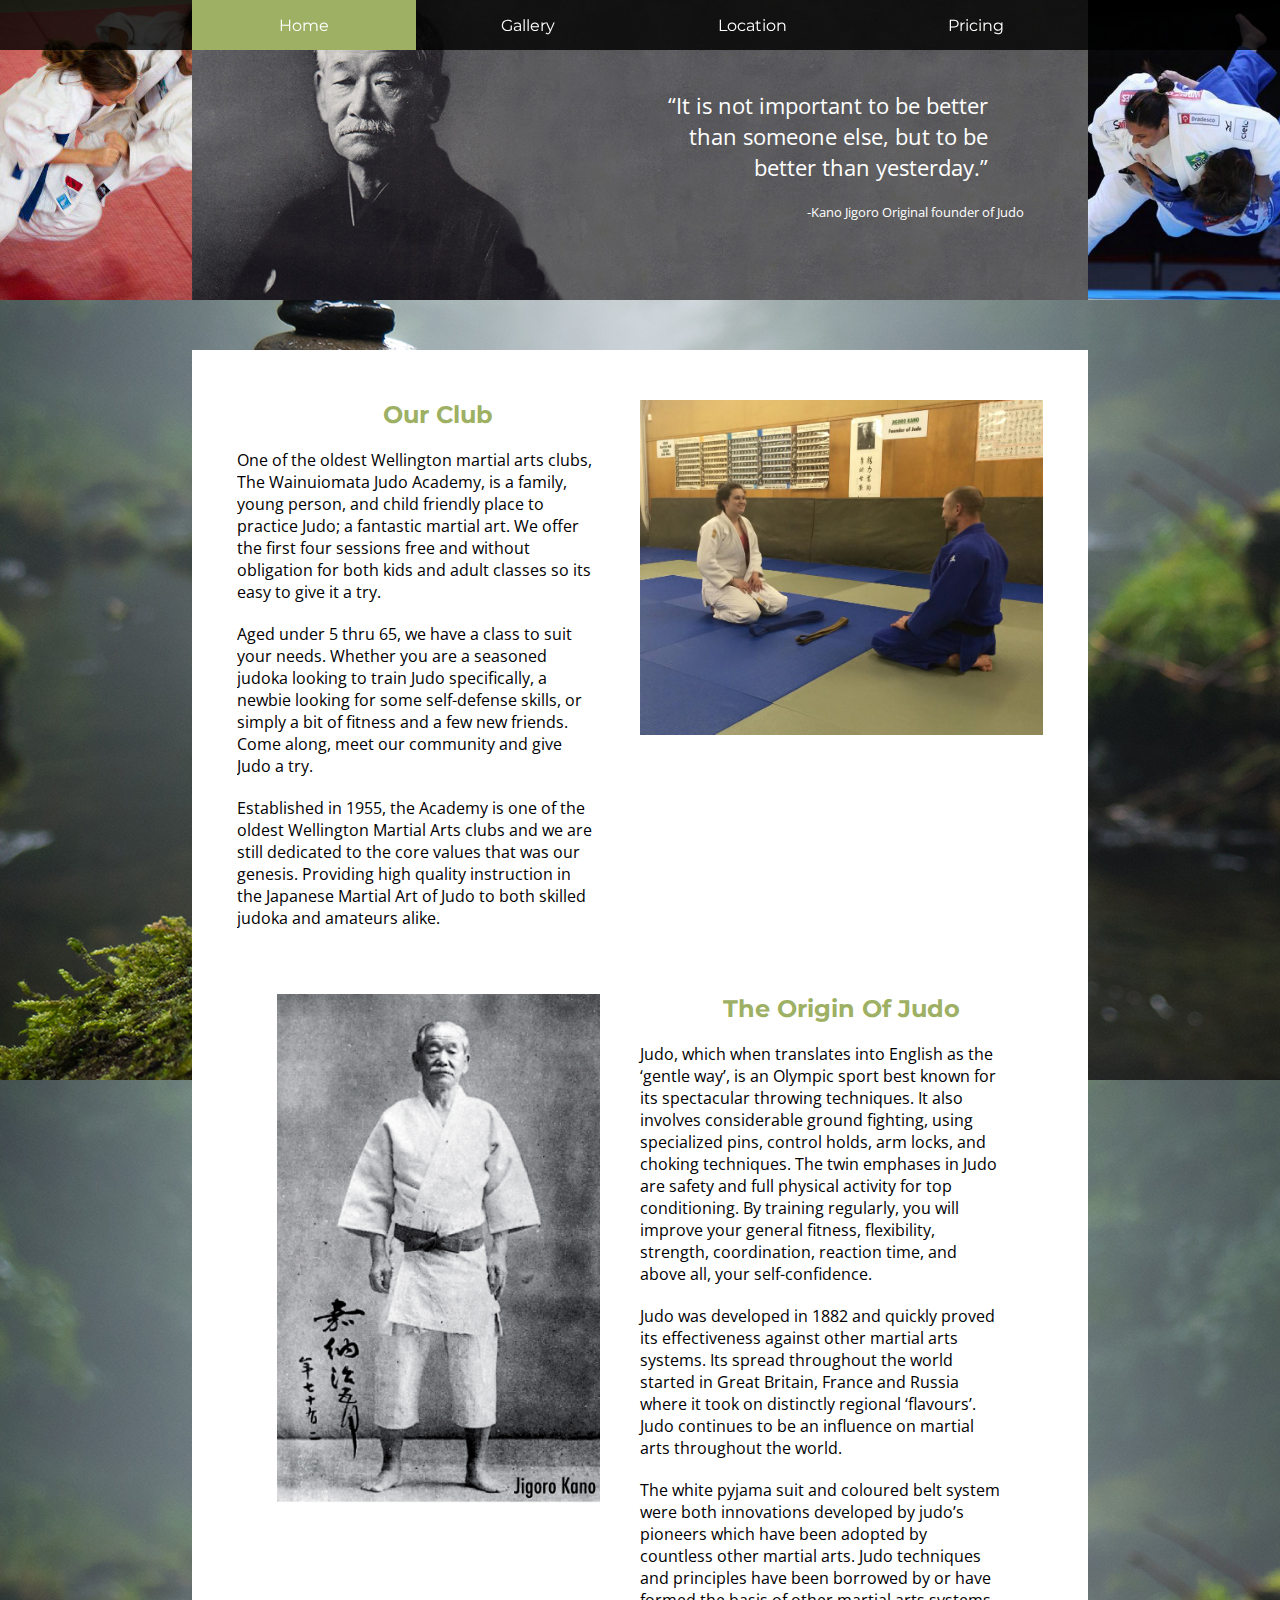
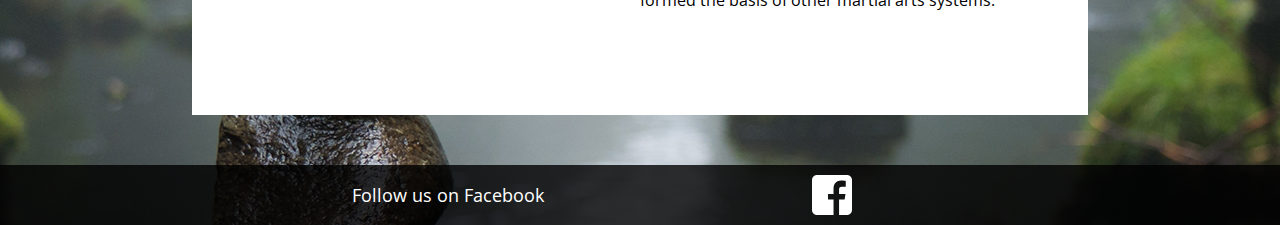
<file: index.html>
<!DOCTYPE html>
<html>
	<head>
		<meta name="viewport" content="width=device-width, initial-scale=1.0"/>
		<meta charset="utf-8">
		<meta name="description" content="Wainuiomata Judo Club">
		<meta name="keywords" content="Judo Kano Jigoro Wainuiomata Judo Club">
		<title></title>
		<link rel="stylesheet" type="text/css" href="css/style.css">
	</head>
	<body>
		<header>
			<nav>
				<ul class="navitem">
					<li class="navitem activated"><a href="index.html" class="navitem">Home</a></li>
					<li class="navitem"><a href="gallery.html" class="navitem">Gallery</a></li>
					<li class="navitem"><a href="location.html" class="navitem">Location</a></li>
					<li class="navitem"><a href="pricing.html" class="navitem">Pricing</a></li>
				</ul>
				<ul id="mobile">
					
					<li class="mobitem activated"><a href="index.html"><img class="ico" src="images/home.svg" alt="Home"></a></li>
					
					
					<li class="mobitem"><a href="gallery.html"><img class="ico" src="images/gallery.svg" alt="Gallery"></a></li>
					
					
					<li class="mobitem "><a href="location.html"><img class="ico" src="images/map.svg" alt="Pricing & Location"></a></li>
					
				</ul>
			</nav>
			
		</header>

		<div id="wrap">
			<div id="leftside"></div>
			<div id="bgimage">
				<div id="overlap">
				<p>“It is not important to be better than someone else, but to be better than yesterday.”</p>
				<small>-Kano Jigoro Original founder of Judo</small>
				</div>
			</div>
			<div id="rightside"></div>
		</div>
		</div>

		<main>
			<article>
			<div class="ipad-home">
				<h1 class="home-head">Our Club</h1>
					<p>One of the oldest Wellington martial arts clubs, The Wainuiomata Judo Academy, is a family, young person, and child friendly place to practice Judo; a fantastic martial art. We offer the first four sessions free and without obligation for both kids and adult classes so its easy to give it a try.</p>
					<p>Aged under 5 thru 65, we have a class to suit your needs. Whether you are a seasoned judoka looking to train Judo specifically, a newbie looking for some self-defense skills, or simply a bit of fitness and a few new friends. Come along, meet our community and give Judo a try.</p>
					<p>
					Established in 1955, the Academy is one of the oldest Wellington Martial Arts clubs and we are still dedicated to the core values that was our genesis. Providing high quality instruction in the Japanese Martial Art of Judo to both skilled judoka and amateurs alike.</p>
				</div>
				<div class="ipad-home">
					<img src="images/wainuijudo.jpg" id="wainuijudo" alt="Wainuiomata Judo Club belt being awarded">
				</div>
			</article>	
			<article class="reverse">
			<div class="ipad-home">
				<h1 class="home-head">The Origin Of Judo</h1>
					<p>
						Judo, which when translates into English as the ‘gentle way’, is an Olympic sport best known for its spectacular throwing techniques. It also involves considerable ground fighting, using specialized pins, control holds, arm locks, and choking techniques. The twin emphases in Judo are safety and full physical activity for top conditioning. By training regularly, you will improve your general fitness, flexibility, strength, coordination, reaction time, and above all, your self-confidence.</p>
					<p>
						Judo was developed in 1882 and quickly proved its effectiveness against other martial arts systems. Its spread throughout the world started in Great Britain, France and Russia where it took on distinctly regional ‘flavours’. Judo continues to be an influence on martial arts throughout the world.</p> 
					<p>	
						The white pyjama suit and coloured belt system were both innovations developed by 	judo’s pioneers which have been adopted by countless other martial arts. Judo techniques and principles have been borrowed by or have formed the basis of other martial arts systems.</p>
			</div>
			<div class="ipad-home">
				<img src="images/jigorokano.jpg" id="jigorokano" alt="Jigoro Kano founder of Judo">
			</div>
			</article>

		</main>
		<footer>
			<div class="ipad-foot">
				<a href="https://www.facebook.com/WOAJudo/"><p class="navitem">Follow us on Facebook</p></a>
			</div>
			<div class="ipad-foot">
				<a href="https://www.facebook.com/WOAJudo/"><img src="images/facebook.svg" id="facebook" alt="Facebook Logo"></a>
			</div>
		</footer>

		<script src="js/jquery-3.1.1.js"></script>

		<script src="js/jquery.validate.js"></script>
		<script>
		$("form").validate();
		</script>
	</body>
</html>
</file>
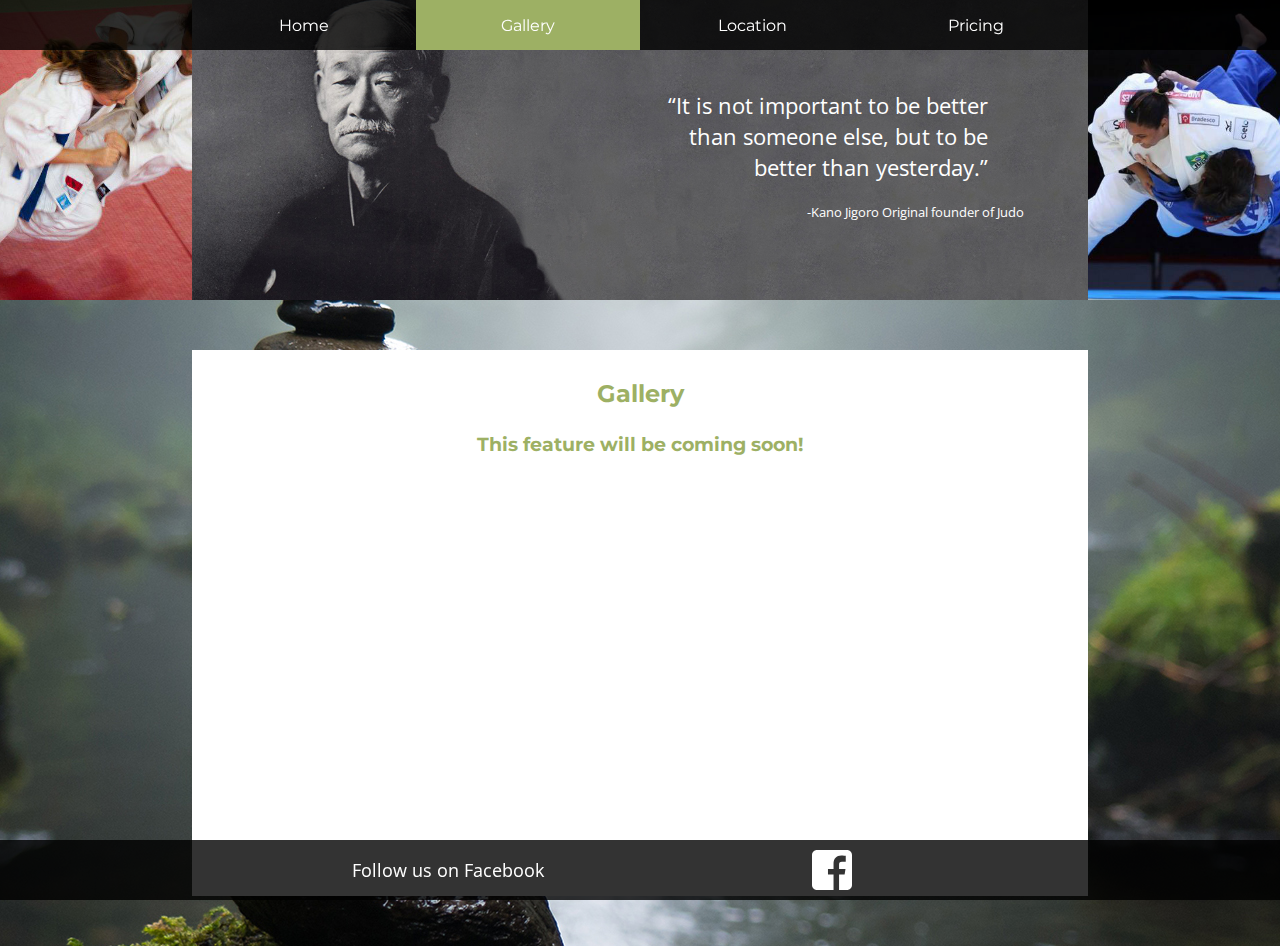
<file: gallery.html>
<!DOCTYPE html>
<html>
	<head>
		<meta name="viewport" content="width=device-width, initial-scale=1.0"/>
		<meta charset="utf-8">
		<meta name="description" content="Wainuiomata Judo Club">
		<meta name="keywords" content="Judo Kano Jigoro Wainuiomata Judo Club">
		<title></title>
		<link rel="stylesheet" type="text/css" href="css/style.css">

	</head>
	<body>
		<header>
			<nav>
				<ul class="navitem">
					<li class="navitem"><a href="index.html" class="navitem">Home</a></li>
					<li class="navitem activated"><a href="gallery.html" class="navitem">Gallery</a></li>
					<li class="navitem"><a href="location.html" class="navitem">Location</a></li>
					<li class="navitem"><a href="pricing.html" class="navitem">Pricing</a></li>
				</ul>
				<ul id="mobile">
					
					<li class="mobitem "><a href="index.html"><img class="ico" src="images/home.svg" alt="Home"></a></li>
					
					
					<li class="mobitem activated"><a href="gallery.html"><img class="ico" src="images/gallery.svg" alt="Gallery"></a></li>
					
					
					<li class="mobitem "><a href="location.html"><img class="ico" src="images/map.svg" alt="Pricing & Location"></a></li>
					
				</ul>
			</nav>
			
		</header>

		<div id="wrap">
			<div id="leftside"></div>
			<div id="bgimage">
				<div id="overlap">
				<p>“It is not important to be better than someone else, but to be better than yesterday.”</p>
				<small>-Kano Jigoro Original founder of Judo</small>
				</div>
			</div>
			<div id="rightside"></div>
		</div>
		</div>

		<main>
			<div>
				<h1>Gallery</h1>
				<h2>This feature will be coming soon!</h2>
			</div>
			<div class="image-container">
				

			</div>


				
		</main>
		<footer class="fixed-foot">
			<div class="ipad-foot">
				<a href="https://www.facebook.com/WOAJudo/"><p class="navitem">Follow us on Facebook</p></a>
			</div>
			<div class="ipad-foot">
				<a href="https://www.facebook.com/WOAJudo/"><img src="images/facebook.svg" id="facebook" alt="Facebook Logo"></a>
			</div>
		</footer>
	</body>
</html>
</file>
<file: css/style.css>
@import url('https://fonts.googleapis.com/css?family=Open+Sans');
@import url('https://fonts.googleapis.com/css?family=Montserrat');

* {
	margin: 0;
	padding: 0;
	text-decoration: none;
	list-style: none;
}
h1 {
	font-family: 'Montserrat', sans-serif;
	font-size: 1.5em;
	padding: 1em;
	text-align: center;
	color: #9db064;
}
p, small{
	font-family: 'Open Sans', sans-serif;
}
p {
	width: 80%;
	margin: 0 auto;
}
body {
	background-color: #ffffff;
}
.navitem {
	display: none;
}
ul {
	display: flex;
	justify-content: space-between;
}
#mobile{
	width: 100%;
}
nav ul li a {
	width: 100%;
	height: 50px;
	align-items: center;
}
nav {
	width: 100%;
	height: 50px;
	background-color: rgba(0, 0, 0, 0.8);
	display: flex;
	position: fixed;
	top: 0px;
	z-index: 5;
}
#icocontain {
	display: flex;
}
article div p {
	margin-bottom: 20px;
}
.ico {
	/*flex-basis: 40px;*/
	flex-grow: 0.2;
	flex-basis: 0.8;
	flex-shrink: 0.5;
}
#kano {
	width: 100%;
}
#bgimage {
	position: relative;
}
#overlap {
	min-width: 263px;
	width: 40%;
	text-align: right;
	color: white;
	font-size: 100%;
	position: absolute;
	top: 50%;
	right: 10vw;
}
#bgimage {
	height: 300px;
	width: auto;
	background-image: url("../images/kanojigoro.jpg");
	background-position: left;
	background-repeat: no-repeat;
	background-size: cover;
	background-position: contain;
	position: relative;
}
/*___________________________________Contact________________________________________*/
label{
	font-size: 1.2em;
	font-family: 'Montserrat', 'sans-serif';
	font-weight: 0;
	color: white;
	display: block;

}
.contact-label {
	margin-top: 10px;
	margin-bottom: 10px;
	display: inline-block;
	padding-left: 5px;
	padding-right: 5px;
}
#contact-type {
	border-radius: 3px;
}
textarea {
	width: 80%;
	border-radius: 5px;
	opacity: 0.8;
	height: 200px;
}
#judo-contact {

	width: 100%;
	height: 385px;
	margin: 0 auto;
	background-color: rgba(0, 0, 0, 0.8);
	background-image: url('../images/contactoverlay.jpg');
	background-position: 50% 50%;
}
#judo-form {
	margin: 0 auto;
	text-align: center;
}
#contact-submit {
	color: white;
	font-size: 1em;
	padding: 10px 20px;
	border: 1px solid white;
	background: none;
	margin: 16px;
	vertical-align: middle;
	border-radius: 3px;
}
#cont-type2{
	margin-top: 20px;
}
/*____________________________________Footer________________________________________*/
footer{
	height: 60px;
	background-color: rgba(0, 0, 0, 0.8);
	margin-top: 50px;
	display: flex;
	justify-content: center;
	align-items: center;
}
#pricing{
	width: 80%;
	margin: auto;
	margin-top: 30px;
	margin-bottom: 20px;
}
#pricing p {
	margin-bottom: 10px;
}
a{
	display: flex;
	justify-content: center;	
}
.mobitem {
	display: flex;
	justify-content: center;
}
.activated {
	background-color: #9db064;
}
.ico {
	width: 33%;
	min-height: 50px;
	max-height: 50px;
	height: 100%;
}
#judomap {
	width: 100%;
	height: 300px;
}
#facebook {
	width: 40px;
	height: 40px;
}
#wainuijudo, #jigorokano {
	width: 80%;
	height: auto;
	margin: 0 auto;
	display: block;
}
.showmob {
	display: block;
	width: 100%; 
	height: 300px;
}
/*____________________Pricing panel*/
#top-p {
	margin-top: 30px;
}
.price-para {
	margin-bottom: 20px;
	width: 60%
	margin: 0 auto;
	text-align: center;
}
.pricing-div {
	display: block;
}
/*_______________________________Gallery________________*/


/*Photoswipe To be used in Gallery in Future*/
h2 {
	font-family: 'Montserrat', sans-serif;
	color: #9db064;
	text-align: center;
	font-size: 1.2em;
}
.image-container {
	width: 100%;
	height: 400px;
}
.mob-none {
	display: none;
}
/*450 px media query*/
/*______________________Ipad_______________________________________*/
@media screen and (min-device-width: 28.125em) {

        /*_______________________________________Hidden Elements________*/

	.conhide {
		display: none;
	}
	.mobitem {
		display: none;
	}
	#mobile{
		display: none;
	}
	#loc-head {
	display: block;
	text-align: center;
	}
	/*_______________________________________Background image__________*/
	body {
		background-image: url('../images/bgimage.jpg');
		width: 100%;
		height: 100%;
	}
	main {
		padding-top: 5px;
		margin-top: 50px;
		padding-bottom: 40px;
		background-color: white;
	}
	/*__________________________________________ Nav_________________________*/
	

	nav {
		display: flex;
		justify-content: center;
		width: 100%;
	}
	ul {
		width: 70%;
		display: flex;
		justify-content: space-between;
		align-items: center;
	}
	.navitem {
		display: flex;
		justify-content: center;
	}
	nav ul li a {
		font-family: 'Montserrat', sans-serif;
		font-size: 1em;
		color: white;
		display: inline-block;
	}
	li {
		width: 100%;
		height: 100%;
		display: flex;
		align-items: center;
	}
	/*______________________________________Home___________________*/
	article {
		display: flex;
		justify-content: space-around;
		align-items: top;
		margin: 5%;
		overflow: hidden;
	}
	.reverse {
		flex-direction: row-reverse;
	}
	p {	margin: 0 auto;
		display: block;
		margin-bottom: 20px;
		margin-left: 0;
		margin-right: 10%;
		width: 90%;
	}
	.home-head {
		padding-bottom: 20px;
		padding-top: 0;		
	}
	#wainuijudo {
		width: 100%;
		height: auto;

	}
	.ipad-home {
		width: 100%;
	}
	/*________________________________pricing, contact______________________*/
	#judo-contact {
		width: 80%;
		margin-bottom: 40px;
	}
	.pricing-div {
		width: 80%;
		margin: 0 auto;
		text-align: center;
	}
	.pricing-div p {
		text-align: center;
		width: 100%;
	}
	.mob-none {
	display: block;
	}
	#top-p {
		margin: 0;
	}
	/*________________________________Location_____________________*/
	#judomap {
		width: 80%;
		margin: 0 auto;
	}
	/*________________________________Footer_______________________*/
	.wrapper {
		min-height: 100%;
		margin-bottom: -50px;
	}
	.ipad-foot {
		width: 30%;
	}
	.ipad-foot p{
		width: 100%;
		margin: 0px;
	}
	footer {
		margin: 0;
		display: flex;
		justify-content: center;
		align-items: center;
		width: 100%;
	}
	footer p {
		display: block;
		color: white;
		font-size: 1.1em;
	}
	footer p:hover {
		color: #9db064;
	}
	.fixed-foot {
		position: fixed;
		bottom: 0;
	}
/*768px media query*/
@media screen and (min-device-width: 48em ) {
	/*____________________________________ Flex Banner______________*/
	#bgimage {
		background-image: url('../images/kanojigoro.jpg');
		width: 70%;
		display: flex;
		margin: 0 auto;
	}
	#leftside {
		background-image: url('../images/judoleft.jpg');
		width: 15%;
		background-position: 50% 50%;
		background-size: 400px;
	}
	#rightside {
		background-image: url('../images/judoright.jpg');
		width: 15%;
		background-size: cover;
		margin: 0 auto;
		background-position: 50% 50%;
	}
	#wrap {
		display: flex;
	}
	#overlap {
		position: absolute;
		top: 30%;
		right: 5vw;
	}
	#overlap p {
		font-size: 1.4em;
	}
	main {
		width: 70%;
		margin: auto;
		margin-top: 50px;
		margin-bottom: 50px;
	}
}
/*1200px media query*/
@media screen and (min-device-width: 75em){
	body {
		background-image: url("../images/bgimage.jpg");
	}
	.container {
		display: flex;
		justify-content: center;
	}
	#judo-contact {
		margin: 20px;
	}
	.pricing-div {
		margin: 20px;
	}
	.pricing-div p {
		text-align: left;
	}
	.fixed {
		position: fixed;
		bottom: 0;
	}
	#judomap {
		height: 430px;
	}
}
</file>
